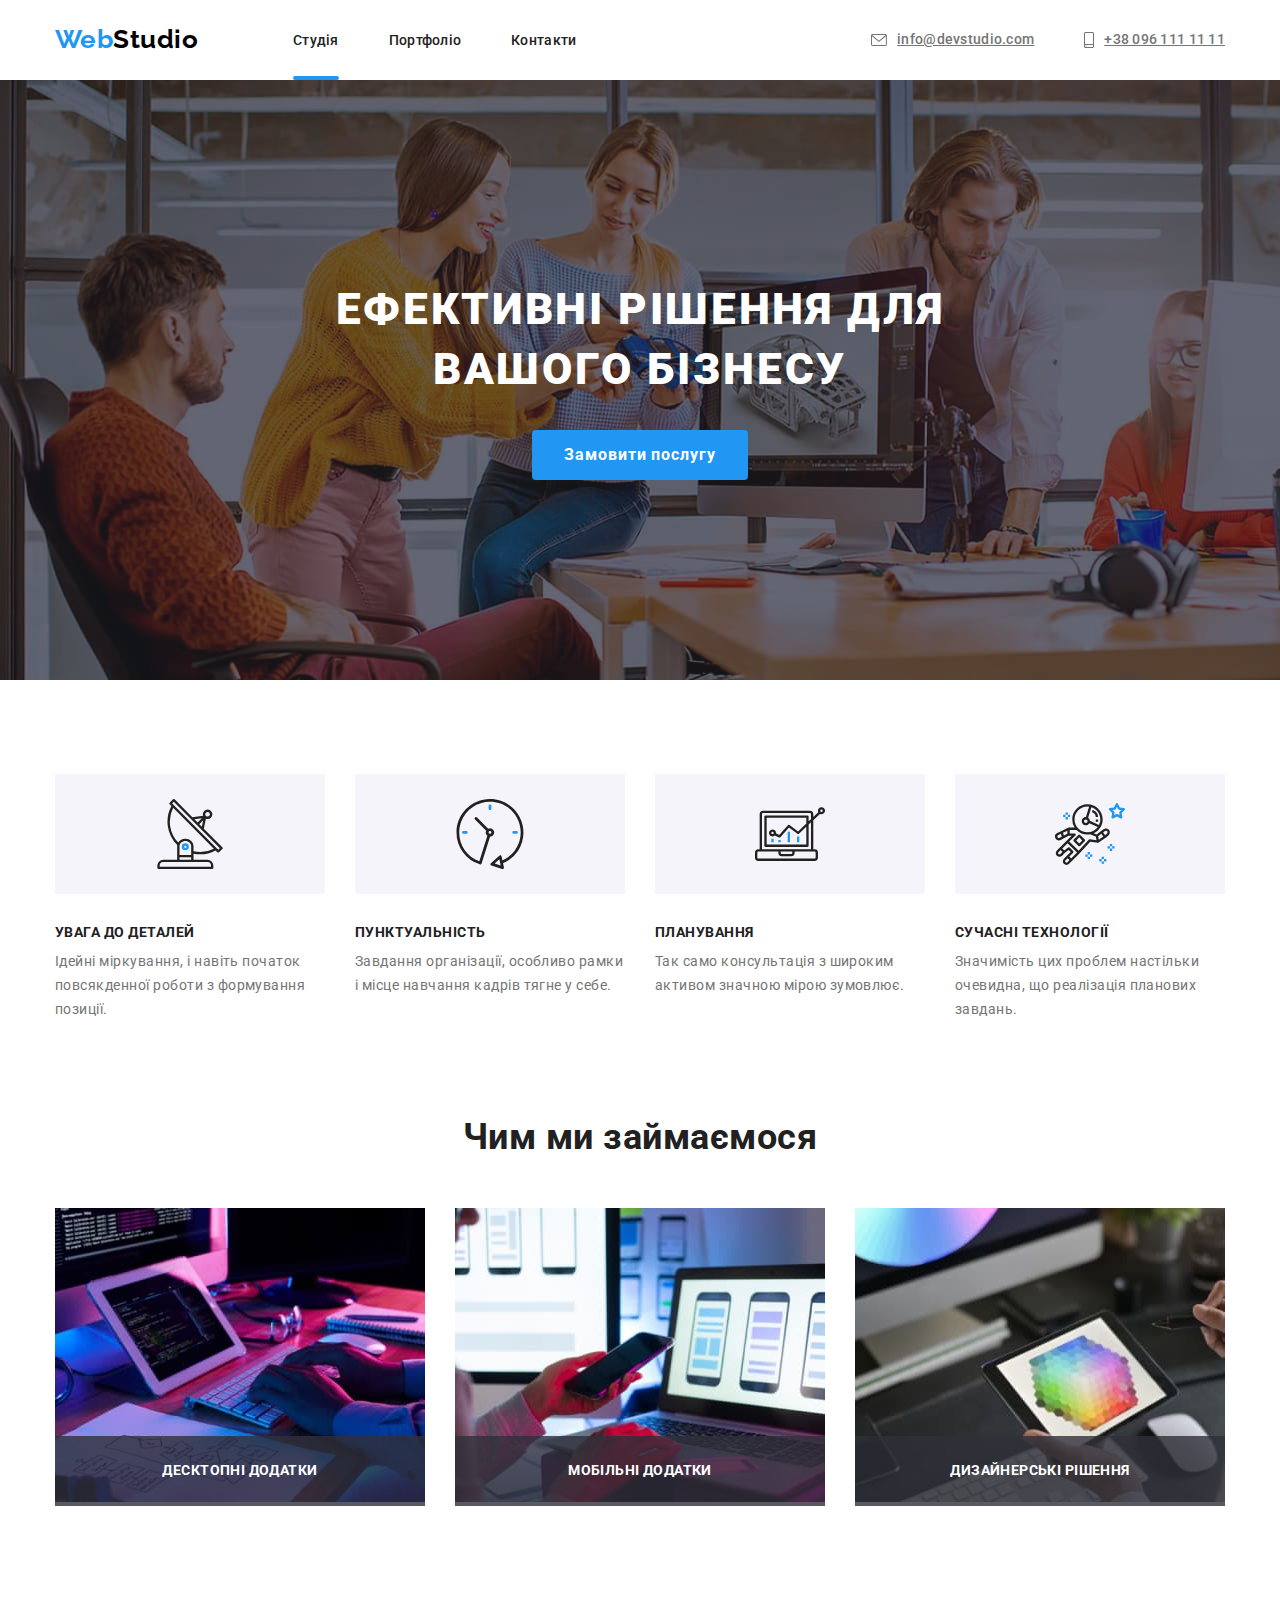
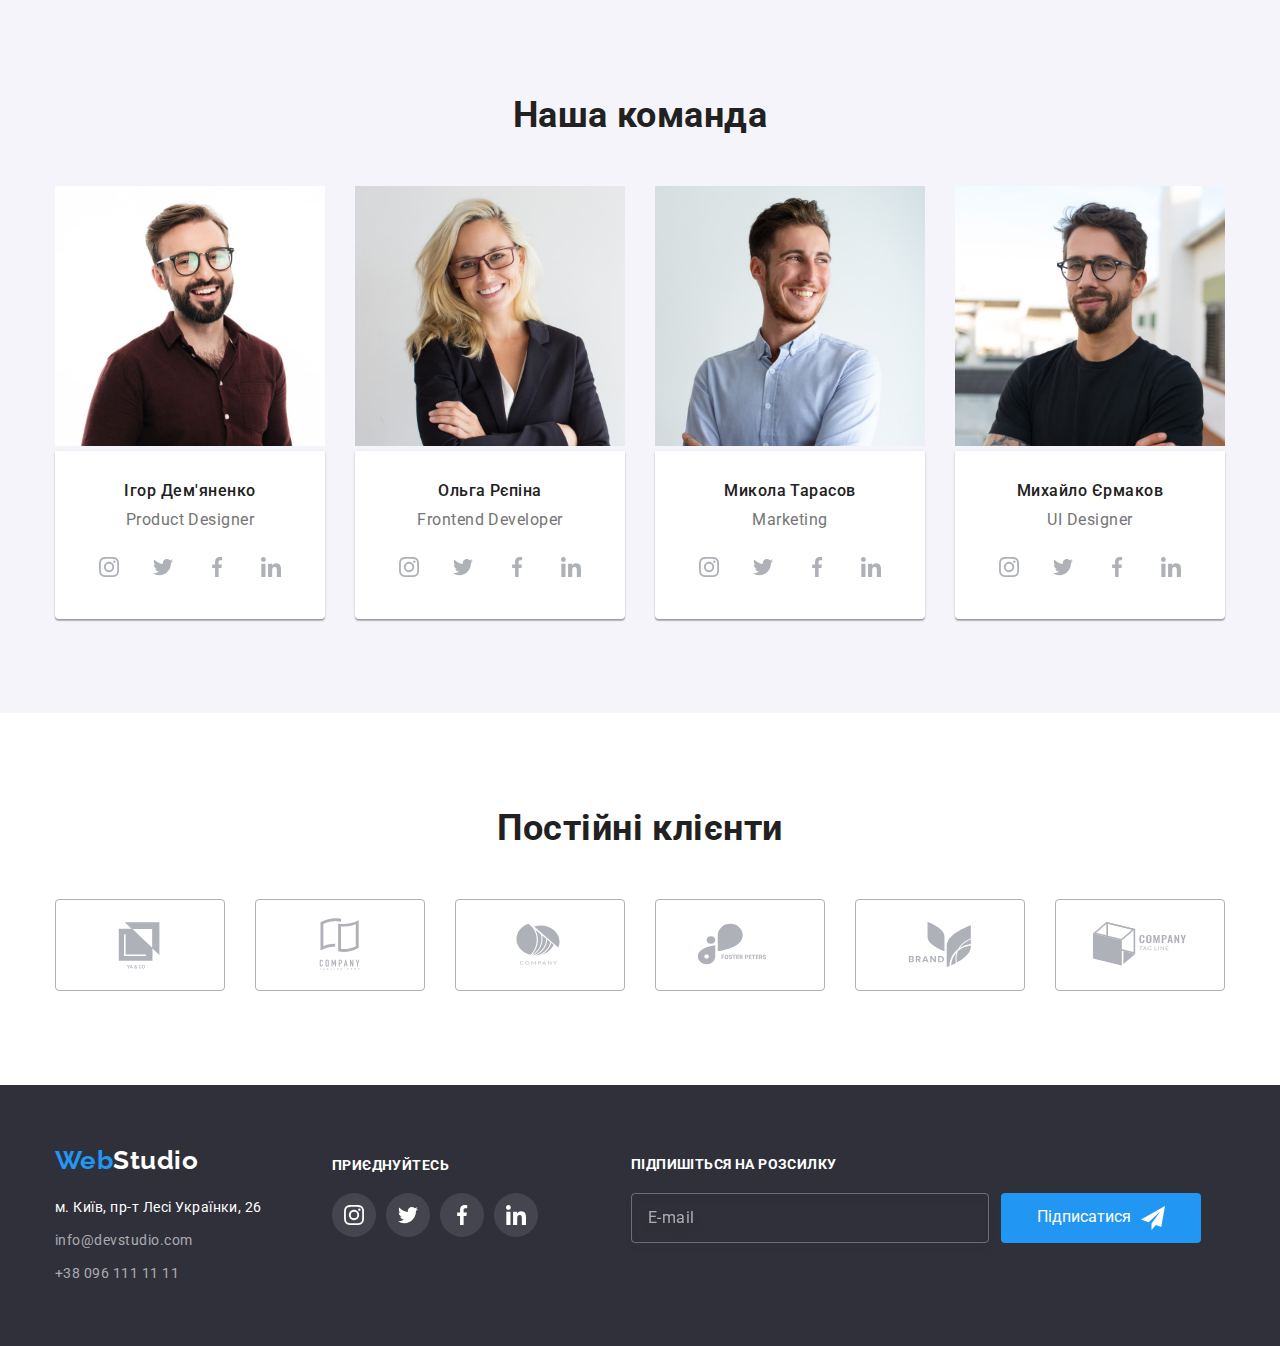
<file: index.html>
<!DOCTYPE html>
<html lang="uk">

<head>
    <meta charset="UTF-8" >    <meta name="viewport" content="width=device-width, initial-scale=1.0">
    <title>goit-markup-hw-07</title>
    <link rel="preconnect" href="https://fonts.googleapis.com">
    <link rel="preconnect" href="https://fonts.gstatic.com" crossorigin>
    <link href="https://fonts.googleapis.com/css2?family=Raleway:wght@700&family=Roboto:wght@400;500;700;900&display=swap"
        rel="stylesheet">
    <link rel="stylesheet" href="https://cdnjs.cloudflare.com/ajax/libs/modern-normalize/1.1.0/modern-normalize.min.css">
    <link rel="stylesheet" href="./css/main.min.css" />

</head>

<body>
    <!-- Шапка сайта -->
    <header class="header">
        <div class="container header__container">
            <nav class="header__nav">
                <p class="logo"> <span class="logo-item">Web</span>Studio</p>
                <ul class="header__list">
                    <li class="header__item"><a class="header__link header__nav-line" href="./index.html">Студія</a></li>
                    <li class="header__item"><a class="header__link" href="./portfolio.html">Портфоліо</a></li>
                    <li class="header__item"><a class="header__link" href="">Контакти </a></li>
                </ul>
            </nav>
            <ul class="header__contact">
                <li class="header__item">
                    <a class="header__contact-link header__contact-email" href="mailtoinfo@devstudio.com"><svg
                            class="header__contact-image" width="16" height="12">
                            <use href="./images/icons.svg#icon-envelope"></use>
                        </svg>info@devstudio.com</a>
                </li>
                <li class="header__item">
                    <a class="header__contact-link header__contact-telefon" href="tel:+380961111111"><svg
                            class="header__contact-image" width="10" height="16">
                            <use href="./images/icons.svg#icon-smartphone"></use>
                        </svg>+38 096 111 11 11</a>
                </li>
            </ul>
        </div>
    </header>
<!---->
    <main class="main">
        <!-- Герой -->
            <section class="hero">
                <div class="container hero__list">
                <h1 class="hero__title">Ефективні рішення для <br> вашого бізнесу</h1>
                <button class="button" type="button" data-modal-open>Замовити послугу</button>
                </div>
            </section>

        <!-- Преимущества -->
        
            <section class="characteristic">
                <div class="container characteristic__container">
                <h2 class="characteristic__visually-hidden">характеристики</h2>
            
                <ul class="characteristic__list">
                    <li class="characteristic__item">
                        <div class="characteristic__card">
                            <svg width="70" height="70">
                                <use href="./images/icons.svg#icon-antenna"></use>
                            </svg>
                        </div>
                        <h3 class="characteristics__card-titel">УВАГА ДО ДЕТАЛЕЙ</h3>
                        <p class="characteristics__card-text">
                            Ідейні міркування, і навіть початок повсякденної роботи з формування позиції.
                        </p>
            
                    </li>
                    <li class="characteristic__item">
                        <div class="characteristic__card">
                            <svg width="70" height="70">
                                <use href="./images/icons.svg#icon-clock"></use>
                            </svg>
                        </div>
                        <h3 class="characteristics__card-titel">ПУНКТУАЛЬНІСТЬ </h3>
                        <p class="characteristics__card-text">
                            Завдання організації, особливо рамки і місце навчання кадрів тягне у себе.
                        </p>
            
                    </li>
                    <li class="characteristic__item">
                        <div class="characteristic__card">
                            <svg width="70" height="70">
                                <use href="./images/icons.svg#icon-diagram"></use>
                            </svg>
                        </div>
                        <h3 class="characteristics__card-titel">ПЛАНУВАННЯ</h3>
                        <p class="characteristics__card-text">
                            Так само консультація з широким активом значною мірою зумовлює.
                        </p>
            
                    </li>
                    <li class="characteristic__item">
                        <div class="characteristic__card">
                            <svg width="70" height="70">
                                <use href="./images/icons.svg#icon-astronaut"></use>
                            </svg>
                        </div>
                        <h3 class="characteristics__card-titel">СУЧАСНІ ТЕХНОЛОГІЇ</h3>
                        <p class="characteristics__card-text">
                            Значимість цих проблем настільки очевидна, що реалізація планових завдань.
                        </p>
            
                    </li>
                </ul>
                </div>
            </section>
          
            <!-- Чим ми займаємося -->
            <section class="work">
                <div class="container work__conteiner">
                <h2 class="work__titel">Чим ми займаємося</h2>
                <ul class="work__list">
                    <li class="work__item">
                        <img class="work__image" src="./images/box1.jpg" alt="клавиатура" width="370">
                        <p class="work__name">Десктопні додатки</p>
                    </li>
                    <li class="work__item">
                        <img class="work__image" src="./images/box2.jpg" alt="телефон" width="370">
                        <p class="work__name">Мобільні додатки</p>
                    </li>
                    <li class="work__item">
                        <img class="work__image" src="./images/box3.jpg" alt="планшет" width="370">
                        <p class="work__name">Дизайнерські рішення</p>
                    </li>
                </ul>
             </div>

            </section>

        <!-- Наша команда -->
        
            <section class="team">
                <div class="container team-conteiner">
                <h2 class="team__title">Наша команда</h2>
                <ul class="team__list">
                    <li class="team__item">
                        <img src="./images/img1.jpg" alt="Ігор Дем'яненко" width="270" height="260">
                        <div class="team__card">
                        <h3 class="team__card-title">Ігор Дем'яненко</h3>
                        <p class="team__card-text">Product Designer</p>
                        <ul class="social">
                            <li class="social__item">
                                <a class="social__link link" href="">
                                    <svg class="social__icon" width="20px" height="20px">
                                        <use href="./images/icons.svg#icon-instagram"></use>
                                    </svg></a>
                            </li>
                    <li class="social__item">
                                <a class="social__link link" href="">
                                    <svg class="social__icon" width="20px" height="20px">
                                        <use href="./images/icons.svg#icon-twitter"></use>
                                    </svg> </a>
                            </li>
                    <li class="social__item">
                                <a class="social__link link" href="">
                                    <svg class="social__icon" wight="20px" height="20px">
                                        <use href="./images/icons.svg#icon-facebook"></use>
                                    </svg> </a>
                    </li>
                    <li class="social__item">
                                <a class="social__link link" href="">
                                    <svg class="social__icon" wight="20px" height="20px">
                                        <use href="./images/icons.svg#icon-linkedin"></use>
                                    </svg> </a>
                            </li>
                        </ul>
                        </div>
                        
                    </li>
                    <li class="team__item">
                        <img src="./images/img2.jpg" alt="Ольга Рєпіна" width="270" height="260">
                        <div class="team__card">
                        <h3 class="team__card-title">Ольга Рєпіна</h3>
                        <p class="team__card-text">Frontend Developer</p>
                        <ul class="social">
                            <li class="social__item">
                                <a class="social__link link" href="">
                                    <svg class="social__icon" width="20px" height="20px">
                                        <use href="./images/icons.svg#icon-instagram"></use>
                                    </svg></a>
                            </li>
                            <li class="social__item">
                                <a class="social__link link" href="">
                                    <svg class="social__icon" width="20" height="20">
                                        <use href="./images/icons.svg#icon-twitter"></use>
                                    </svg> </a>
                            </li>
                            <li class="social__item">
                                <a class="social__link link" href="">
                                    <svg class="social__icon" wight="20" height="20">
                                        <use href="./images/icons.svg#icon-facebook"></use>
                                    </svg> </a>
                            </li>
                            <li class="social__item">
                                <a class="social__link link" href="">
                                    <svg class="social__icon" wight="20" height="20">
                                        <use href="./images/icons.svg#icon-linkedin"></use>
                                    </svg> </a>
                            </li>
                        </ul>
                        </div>
                    </li>
                    <li class="team__item">
                        <img src="./images/img3.jpg" alt="Микола Тарасов" width="270" height="260">
                        <div class="team__card">
                        <h3 class="team__card-title">Микола Тарасов</h3>
                        <p class="team__card-text">Marketing</p>
                        <ul class="social">
                            <li class="social__item">
                                <a class="social__link link" href="">
                                    <svg class="social__icon" width="20px" height="20px">
                                        <use href="./images/icons.svg#icon-instagram"></use>
                                    </svg></a>
                            </li>
                            <li class="social__item">
                                <a class="social__link link" href="">
                                    <svg class="social__icon" width="20" height="20">
                                        <use href="./images/icons.svg#icon-twitter"></use>
                                    </svg> </a>
                            </li>
                            <li class="social__item">
                                <a class="social__link link" href="">
                                    <svg class="social__icon" wight="20" height="20">
                                        <use href="./images/icons.svg#icon-facebook"></use>
                                    </svg> </a>
                            </li>
                            <li class="social__item">
                                <a class="social__link link" href="">
                                    <svg class="social__icon" wight="20" height="20">
                                        <use href="./images/icons.svg#icon-linkedin"></use>
                                    </svg> </a>
                            </li>
                        </ul>
                        </div>
                    </li>
                    <li class="team___item">
                        <img src="./images/img4.jpg" alt="Михайло Єрмаков" width="270" height="260">
                        <div class="team__card">
                        <h3 class="team__card-title">Михайло Єрмаков</h3>
                        <p class="team__card-text">UI Designer</p>
                        <ul class="social">
                            <li class="social__item">
                                <a class="social__link link" href="">
                                    <svg class="social__icon" width="20px" height="20px">
                                        <use href="./images/icons.svg#icon-instagram"></use>
                                    </svg></a>
                            </li>
                            <li class="social__item">
                                <a class="social__link link" href="">
                                    <svg class="social__icon" width="20" height="20">
                                        <use href="./images/icons.svg#icon-twitter"></use>
                                    </svg> </a>
                            </li>
                            <li class="social__item">
                                <a class="social__link link" href="">
                                    <svg class="social__icon" wight="20" height="20">
                                        <use href="./images/icons.svg#icon-facebook"></use>
                                    </svg> </a>
                            </li>
                            <li class="social__item">
                                <a class="social__link link" href="">
                                    <svg class="social__icon" wight="20" height="20">
                                        <use href="./images/icons.svg#icon-linkedin"></use>
                                    </svg> </a>
                            </li>
                        </ul>
                        </div>
                    </li>
                </ul>
            </div>
            </section>
<!-- -------------------Постійні клієнти------------------------------------- -->
            <section class="client">
                <div class="container client__conteiner">
                    <h2 class="client__titel">Постійні клієнти</h2>
                    <ul class="client__list">
                        <li class="client__item">
                            <a class="client__link" href=""> 
                                <svg class="client__icon" width="106" height="60">
                                <use href="./images/icons.svg#icon-ya-co"></use>
                                </svg>
                            </a>
                        </li>
                        <li class="client__item">
                            <a class="client__link" href=""> 
                                <svg class="client__icon" width="106" height="60">
                                <use href="./images/icons.svg#icon-company-tagline-here"></use>
                                </svg>
                            </a>
                        </li>
                        <li class="client__item">
                            <a class="client__link" href=""> 
                                <svg class="client__icon" width="106" height="60">
                                <use href="./images/icons.svg#icon-company"></use>
                                </svg>
                            </a>
                        </li>
                        <li class="client__item">
                            <a class="client__link" href=""> 
                                <svg class="client__icon" width="106" height="60">
                                <use href="./images/icons.svg#icon-foster-peters"></use>
                            </svg>
                        </a>
                        </li>
                        <li class="client__item">
                            <a class="client__link" href="">
                                <svg class="client__icon" width="106" height="60">
                                <use href="./images/icons.svg#icon-brand"></use>
                            </svg>
                        </a>
                        </li>
                        <li class="client__item">
                            <a class="client__link" href=""> 
                                <svg class="client__icon" width="106" height="60">
                                <use href="./images/icons.svg#icon-company-tag-line"></use>
                                </svg>
                            </a>
                        </li>
                    </ul>
                </div>
                
            </section>
    </main>

    <!-- Футер -->
    
    <footer class="footer">
        <div class="container footer-blok">
            <div>
            <a href="#" class="logo-footer"><span class="logo-item">Web</span>Studio</a>
            <address class="address">
                м. Київ, пр-т Лесі Українки, 26 
                <a class="footer-contact" href="malito:info@devstudio.com">info@devstudio.com</a> 
                <a class="footer-contact" href="tel:+380961111111">+38 096 111 11 11</a>
            </address>
            </div>
            <div class="online">
                <p class="online-titel">приєднуйтесь</p>
                <ul class="online-list">
                    <li class="online-item-list"> 
                        <a class="online-item" href="">
                            <svg class="online-icon" width="20" height="20">
                            <use href="./images/icons.svg#icon-instagram"></use>
                            </svg>
                        </a>
                    </li>
                    <li class="online-item-list">
                        <a class="online-item" href="">
                            <svg class="online-icon" width="20" height="20">
                            <use href="./images/icons.svg#icon-twitter"></use>
                            </svg>
                        </a>
                    </li>
                    <li class="online-item-list">
                        <a class="online-item" href="">
                            <svg class="online-icon" width="20" height="20">
                            <use href="./images/icons.svg#icon-facebook"></use>
                            </svg>
                        </a>
                    </li>
                    <li class="online-item-list">
                        <a class="online-item" href="">
                            <svg class="online-icon" width="20" height="20">
                            <use href="./images/icons.svg#icon-linkedin"></use>
                            </svg>
                        </a>
                    </li>
                </ul>
            </div>
            <div>
                <form>
                <div class="footer-telegram">
                    <label for=""
                     class="input-title">Підпишіться на розсилку</label>
                     <div class="footer-input-list">
                    <input 
                    type="text" 
                    placeholder="E-mail"
                    class="footer-input"
                    name="footer-email">
                    <button type="submit"
                    class="imput-button">Підписатися 
                    <svg class="imput-knopka" width="24" height="24">
                        <use href="./images/icons.svg#icon-telegram"></use>
                    </svg></button>
                    </div>
                </div>
                </form>
            </div>
        </div>
    </footer>
    <div class="backdrop is-hidden" data-modal>
        <div class="modal">
            <button type="button" class="modal-close" data-modal-close>
                <svg class="knopka" width="11" height="11">
                    <use href="./images/icons.svg#icon-knopka"></use>
                </svg>
            </button>
            <div class="modal-list">
                <p class="modal-title">Залиште свої дані, ми вам передзвонимо</p>
                <form class="modal-form">
                    <label for="user-name" class="input-text-name">Ім'я</label>
                    <div class="input-wrap">
                        <input type="text"
                        class="modal-input"
                        id="user-name"
                        name="user-name">
                        <svg class="input-icon"  width="18" height="18">
                            <use  href="./images/icons.svg#icon-person"></use>
                        </svg>
                    </div> 
                   
                    <label for="input-phone" class="input-text-name">Телефон</label>
                    <div class="input-wrap">
                        <input 
                        type="text" 
                        class="modal-input"
                        id="input-phone"
                        name="input-phone"
                        >
                        <svg class="input-icon"  width="18" height="18">
                            <use href="./images/icons.svg#icon-phone"></use>
                        </svg>
                    </div>
                    <label for="input-email" class="input-text-name">Пошта</label>
                    <div class="input-wrap">
                    <input
                    name="input-email"
                    type="text" 
                    class="modal-input"
                    id="input-email">
                    <svg class="input-icon"  width="18" height="18">
                        <use href="./images/icons.svg#icon-email"></use>
                    </svg>
                    </div class="input-checkbox">
                    <label 
                    for="modal-coment"
                    class="input-text-name">
                    Коментар
                    </label>
                    <textarea 
                    name="modal-coment" 
                    id="modal-coment" 
                    class="modal-coments" 
                    placeholder="Введіть текст"></textarea>
                    <div class="modal-input-list">
                        <input
                         class="modal-check hide" 
                         type="checkbox" 
                         name="policy" 
                         id="policy">
                        <label 
                        for="policy" 
                        class="check-text">
                            <span>
                            <svg class="check-icon" width="16" height="15">
                                <use href="./images/icons.svg#icon-Vector"></use>
                            </svg>
                            </span>
                            Погоджуюся з розсилкою та приймаю 
                        <a href="#" class="modal-check-text">Умови договору</a>
                    </label>
                    </div>
                    <div class="modal-button-list">
                    <button type="submit" class="modal-button">Відправити</button>
                    </div>
                </form>
                
            </div>
        </div>
    </div>
    <script src="./js/modal.js"></script>

</body>

</html>
</file>
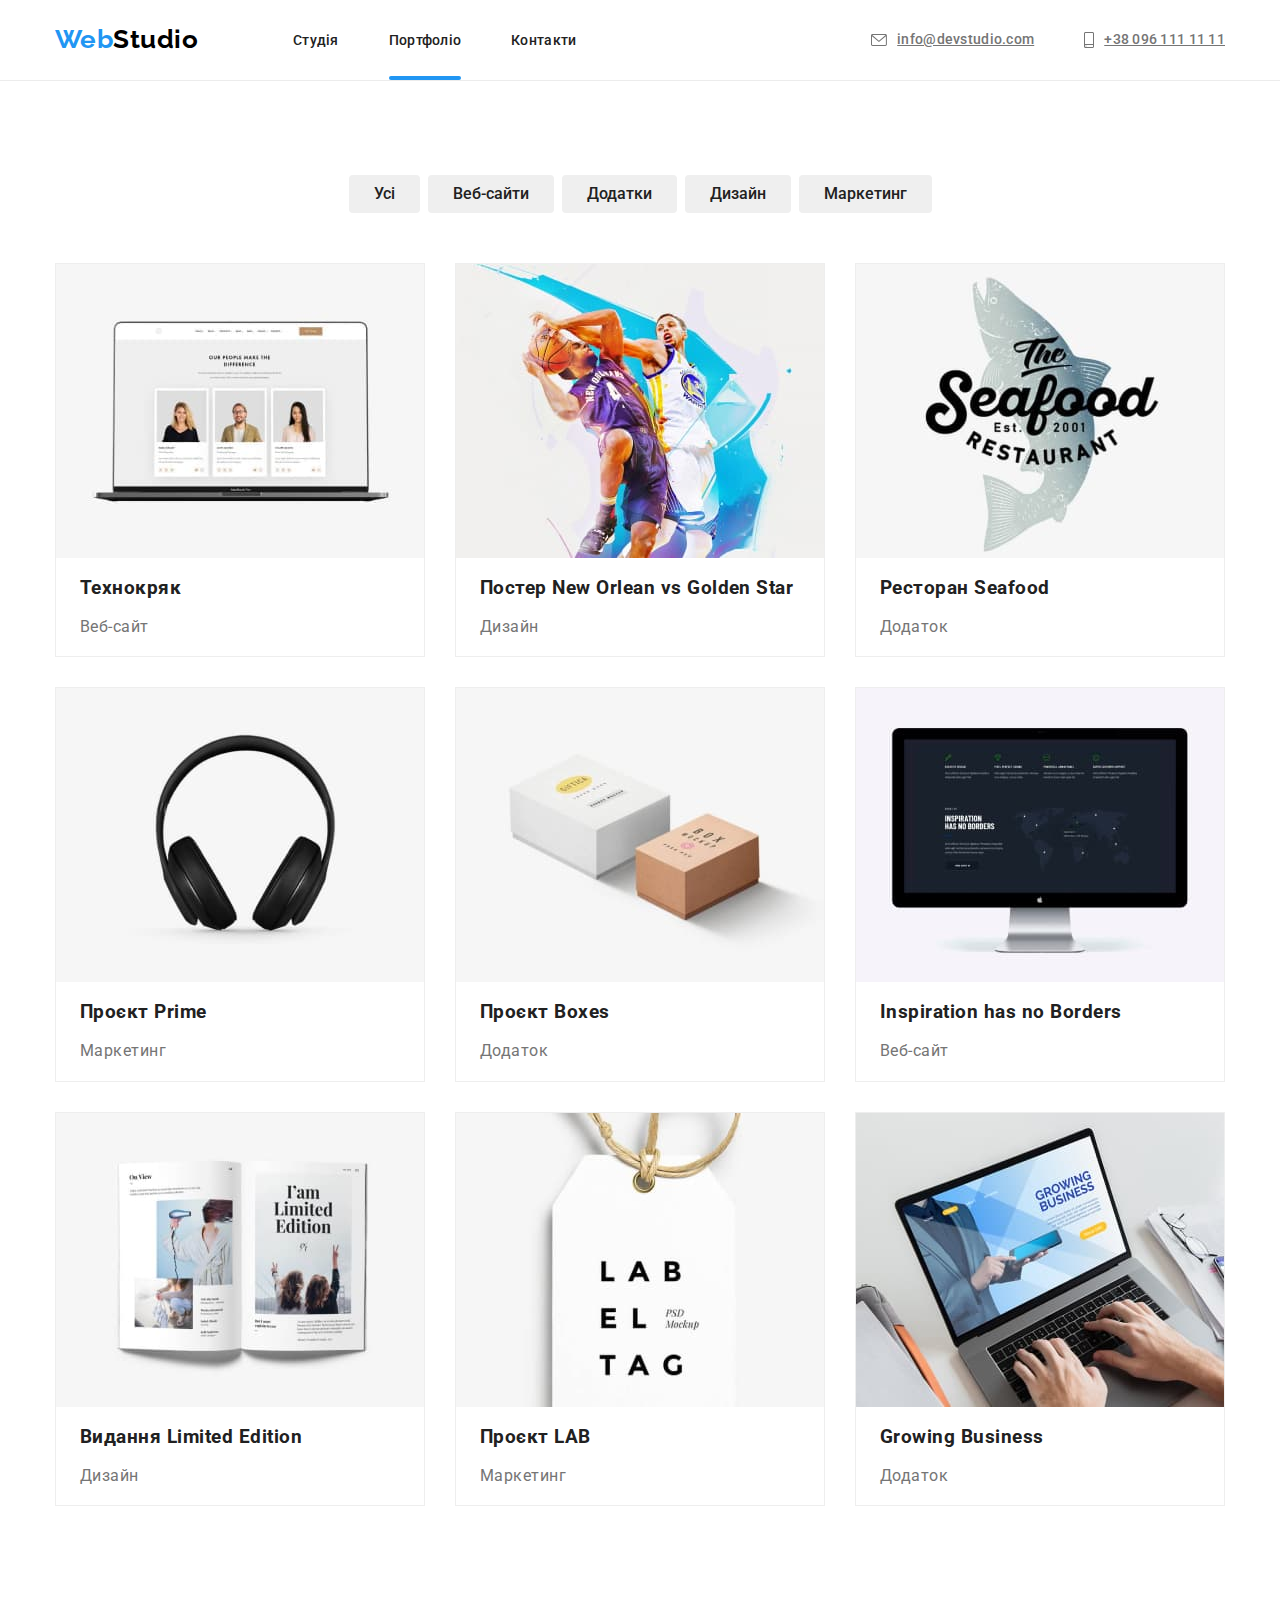
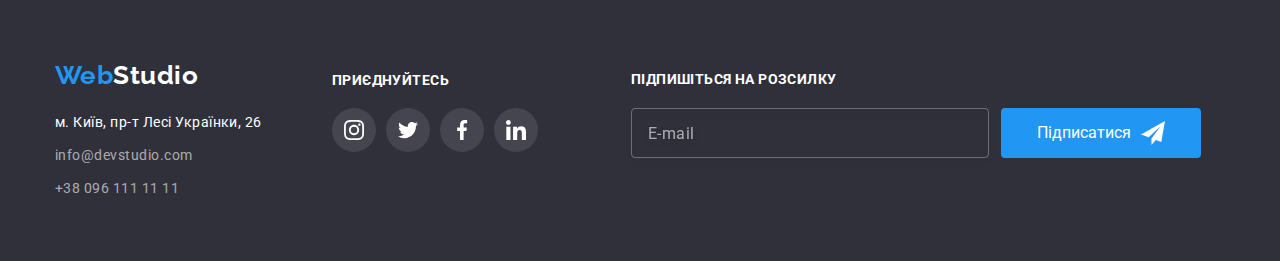
<file: portfolio.html>
<!DOCTYPE html>
<html lang="uk">

<head>
    <meta charset="UTF-8">
    <meta name="viewport" content="width=device-width, initial-scale=1.0">
    <title>goit-markup-hw-07</title>
    <link rel="preconnect" href="https://fonts.googleapis.com">
    <link rel="preconnect" href="https://fonts.gstatic.com" crossorigin>
    <link href="https://fonts.googleapis.com/css2?family=Raleway:wght@700&family=Roboto:wght@400;500;700;900&display=swap"
        rel="stylesheet">
    <link rel="stylesheet" href="https://cdnjs.cloudflare.com/ajax/libs/modern-normalize/1.1.0/modern-normalize.min.css">
    <link rel="stylesheet" href="./css/main.min.css" />

</head>

<body>
    <!-- Шапка сайта -->
    <header class="header header__portfolio">
        <div class="container header__container">
            <nav class="header__nav">
                <p class="logo"> <span class="logo-item">Web</span>Studio</p>
                <ul class="header__list">
                    <li class="header__item"><a class="header__link" href="./index.html">Студія</a></li>
                    <li class="header__item"><a class="header__link header__nav-line" href="./portfolio.html">Портфоліо</a></li>
                    <li class="header__item"><a class="header__link" href="">Контакти </a></li>
                </ul>
            </nav>
            <ul class="header__contact">
                <li class="header__item">
                    <a class="header__contact-link header__contact-email" href="mailtoinfo@devstudio.com"><svg
                            class="header__contact-image" width="16" height="12">
                            <use href="./images/icons.svg#icon-envelope"></use>
                        </svg>info@devstudio.com</a></li>
                <li class="header__item">
                    <a class="header__contact-link header__contact-telefon" href="tel:+380961111111"><svg class="header__contact-image"
                            width="10" height="16">
                            <use href="./images/icons.svg#icon-smartphone"></use>
                        </svg>+38 096 111 11 11</a>
                </li>
            </ul>
        </div>
    </header>
    <!---->
    <main>
        <!-- Герой -->
        
        <section class="portfolio">
            <div class="container portfolio__container">
            <ul class="button-nav">
                <li class="button-nav__item"> <button class="button-nav__set" type="button">Усі</button></li>
                <li class="button-nav__item"> <button class="button-nav__set" type="button">Веб-сайти</button></li>
                <li class="button-nav__item"> <button class="button-nav__set" type="button">Додатки</button></li>
                <li class="button-nav__item"> <button class="button-nav__set" type="button">Дизайн</button></li>
                <li class="button-nav__item"> <button class="button-nav__set" type="button">Маркетинг</button></li>
            </ul>
            <ul class="portfolio-list">
                <li class="portfolio-list__card">
                    <div class="portfolio-card">
                    <img src="./images/imgweb.jpg" width="370" height="294" alt="">
                    <p class="portfolio-card__text">
                        Ресурс пропонує комплексні пропозиції з різним рівнем функціоналу та сервісів. Все це дозволить відвідувачу отримати
                        вичерпні відомості про компанію чи приватну особу.
                    </p>
                    </div>
                    <div class="portfolio-card__name">
                    <h3 class="portfolio-card__titel">Технокряк</h3>
                    <p class="portfolio-card__name-work">
                        Веб-сайт
                    </p>
                    </div>
                </li>
                <li class="portfolio-list__card">
                    <div class="portfolio-card">
                    <img src="./images/imgdizain.jpg" width="370" height="294" alt="">
                    <p class="portfolio-card__text">
                        Ресурс пропонує комплексні пропозиції з різним рівнем функціоналу та сервісів. Все це дозволить відвідувачу отримати
                        вичерпні відомості про компанію чи приватну особу.
                    </p>
                    </div>
                    <div class="portfolio-card__name">  
                    <h3 class="portfolio-card__titel">Постер New Orlean vs Golden Star</h3>
                    <p class="portfolio-card__name-work">
                        Дизайн
                  </p>
                  </div>
                </li>
                <li class="portfolio-list__card">
                    <div class="portfolio-card">
                    <img src="./images/imgdodatok.jpg" width="370" height="294" alt="">
                    <p class="portfolio-card__text">
                        Ресурс пропонує комплексні пропозиції з різним рівнем функціоналу та сервісів. Все це дозволить відвідувачу отримати
                        вичерпні відомості про компанію чи приватну особу.
                    </p>
                    </div>
                    <div class="portfolio-card__name"> 
                    <h3 class="portfolio-card__titel">Ресторан Seafood</h3>
                    <p class="portfolio-card__name-work">
                        Додаток
                    </p>
                    </div>
                </li>
                <li class="portfolio-list__card">
                    <div class="portfolio-card">
                    <img src="./images/imgmarketing.jpg" width="370" height="294" alt="">
                    <p class="portfolio-card__text">
                        Ресурс пропонує комплексні пропозиції з різним рівнем функціоналу та сервісів. Все це дозволить відвідувачу отримати
                        вичерпні відомості про компанію чи приватну особу.
                    </p>
                    </div>
                    <div class="portfolio-card__name"> 
                    <h3 class="portfolio-card__titel">Проєкт Prime</h3>
                    <p class="portfolio-card__name-work">
                        Маркетинг
                    </p>
                    </div>
                </li>
                <li class="portfolio-list__card">
                    <div class="portfolio-card">
                    <img src="./images/imgbox.jpg" width="370" height="294" alt="">
                    <p class="portfolio-card__text">
                        Ресурс пропонує комплексні пропозиції з різним рівнем функціоналу та сервісів. Все це дозволить відвідувачу отримати
                        вичерпні відомості про компанію чи приватну особу.
                    </p>
                    </div>
                    <div class="portfolio-card__name"> 
                    <h3 class="portfolio-card__titel">Проєкт Boxes</h3>
                    <p class="portfolio-card__name-work">
                        Додаток
                    </p>
                    </div>
                </li>
                <li class="portfolio-list__card">
                    <div class="portfolio-card">
                    <img src="./images/imgwebsait.jpg" width="370" height="294" alt="">
                    <p class="portfolio-card__text">
                        Ресурс пропонує комплексні пропозиції з різним рівнем функціоналу та сервісів. Все це дозволить відвідувачу отримати
                        вичерпні відомості про компанію чи приватну особу.
                    </p>
                    </div>
                    <div class="portfolio-card__name"> 
                    <h3 class="portfolio-card__titel">Inspiration has no Borders</h3>
                    <p class="portfolio-card__name-work">
                        Веб-сайт
                    </p>
                    </div>
                </li>
                <li class="portfolio-list__card">
                    <div class="portfolio-card">
                    <img src="./images/imglimited.jpg" width="370" height="294" alt="">
                    <p class="portfolio-card__text">
                        Ресурс пропонує комплексні пропозиції з різним рівнем функціоналу та сервісів. Все це дозволить відвідувачу отримати
                        вичерпні відомості про компанію чи приватну особу.
                    </p>
                    </div>
                    <div class="portfolio-card__name"> 
                    <h3 class="portfolio-card__titel">Видання Limited Edition</h3>
                    <p class="portfolio-card__name-work">
                        Дизайн
                    </p>
                    </div>
                </li>
                <li class="portfolio-list__card">
                    <div class="portfolio-card"> 
                    <img src="./images/imglab.jpg" width="370" height="294" alt="">
                    <p class="portfolio-card__text">
                        Ресурс пропонує комплексні пропозиції з різним рівнем функціоналу та сервісів. Все це дозволить відвідувачу отримати
                        вичерпні відомості про компанію чи приватну особу.
                    </p>
                    </div>                    
                    <div class="portfolio-card__name">
                    <h3 class="portfolio-card__titel">Проєкт LAB</h3>
                    <p class="portfolio-card__name-work">
                        Маркетинг
                    </p>
                    </div>
                </li>
                <li class="portfolio-list__card">
                    <div class="portfolio-card">
                    <img src="./images/imggrowing.jpg" width="370" height="294" alt="">
                    <p class="portfolio-card__text">
                        Ресурс пропонує комплексні пропозиції з різним рівнем функціоналу та сервісів. Все це дозволить відвідувачу отримати
                        вичерпні відомості про компанію чи приватну особу.
                    </p>
                    </div>
                    <div class="portfolio-card__name">
                    <h3 class="portfolio-card__titel">Growing Business</h3>
                    <p class="portfolio-card__name-work">
                        Додаток
                    </p>
                    </div>
                </li>
            </ul>
            </div>
        </section>
    </main>

    <!-- Футер -->
<footer class="footer">
    <div class="container footer-blok">
        <div>
            <a href="#" class="logo-footer"><span class="logo-item">Web</span>Studio</a>
            <address class="address">
                м. Київ, пр-т Лесі Українки, 26
                <a class="footer-contact" href="malito:info@devstudio.com">info@devstudio.com</a>
                <a class="footer-contact" href="tel:+380961111111">+38 096 111 11 11</a>
            </address>
        </div>
        <div class="online">
            <p class="online-titel">приєднуйтесь</p>
            <ul class="online-list">
                <li class="online-item-list">
                    <a class="online-item" href="">
                        <svg class="online-icon" width="20" height="20">
                            <use href="./images/icons.svg#icon-instagram"></use>
                        </svg>
                    </a>
                </li>
                <li class="online-item-list">
                    <a class="online-item" href="">
                        <svg class="online-icon" width="20" height="20">
                            <use href="./images/icons.svg#icon-twitter"></use>
                        </svg>
                    </a>
                </li>
                <li class="online-item-list">
                    <a class="online-item" href="">
                        <svg class="online-icon" width="20" height="20">
                            <use href="./images/icons.svg#icon-facebook"></use>
                        </svg>
                    </a>
                </li>
                <li class="online-item-list">
                    <a class="online-item" href="">
                        <svg class="online-icon" width="20" height="20">
                            <use href="./images/icons.svg#icon-linkedin"></use>
                        </svg>
                    </a>
                </li>
            </ul>
        </div>
        <div>
            <form>
                <div class="footer-telegram">
                    <label for="" class="input-title">Підпишіться на розсилку</label>
                    <div class="footer-input-list">
                        <input 
                        type="text" 
                        placeholder="E-mail" 
                        class="footer-input"
                        name="footer-email">
                        <button type="submit" class="imput-button">Підписатися
                            <svg class="imput-knopka" width="24" height="24">
                                <use href="./images/icons.svg#icon-telegram"></use>
                            </svg></button>
                    </div>
                </div>
            </form>
        </div>
    </div>
</footer>
</body>

</html>
</file>
<file: css/main.min.css>
:root{--titel-text-color: #757575;--first-title-color: #212121;--logo-item-color: #2196F3;--logo-color: #000000;--first-color: #ffffff;--primary-text-color: #757575;--footer-bcg: #2F303A;--text-color: #F3F5F4FA;--transition-cubic: 250ms cubic-bezier(0.4, 0, 0.2, 1)}.client__titel,.team__title,.work__titel{font-weight:700;font-size:36px;line-height:1.1666;text-align:center;color:var(--first-title-color);text-align:center}h1,h2,h3,p,ul{margin:0px}ul{list-style:none}.hide{border:0;clip:rect(1px, 1px, 1px, 1px);-webkit-clip-path:inset(50%);clip-path:inset(50%);height:1px;margin:-1px;overflow:hidden;padding:0;position:absolute;width:1px;word-wrap:normal !important}html{box-sizing:border-box}*,*::before,*::after{box-sizing:inherit}body{margin:0;font-family:roboto,sans-serif;color:var(--primary-text-color);letter-spacing:.03em;background:var(--first-color)}.container{width:1200px;margin-left:auto;margin-right:auto;padding-left:15px;padding-right:15px}.header__container{display:flex;align-items:center}.header__nav{display:flex}.header__list{display:flex;margin-left:93px;padding-left:0px;gap:50px;align-items:center}.header__list .header__nav-line::after{content:"";position:absolute;bottom:0;left:0;width:100%;height:4px;background-color:var(--logo-item-color);border-radius:2px}.header__link{display:flex;border:none;font-weight:500;font-size:14px;line-height:1.1428;letter-spacing:.02em;text-decoration:none;color:var(--first-title-color)}.header__link:hover,.header__link:focus{color:var(--logo-item-color);transition:color var(--transition-cubic)}.header__item{position:relative;padding-top:32px;padding-bottom:32px;display:flex;align-items:center}.header__contact{margin-left:auto;padding-left:0px;display:flex;align-items:center;gap:50px}.header__contact-link{font-style:normal;font-weight:500;font-size:14px;line-height:1.14;letter-spacing:.02em;display:flex;align-items:center;gap:10px;color:var(--titel-text-color)}.header__contact-link:hover,.header__contact-link:focus{color:var(--logo-item-color);transition:color var(--transition-cubic)}.header__contact-image{fill:#757575}.header__contact-link:hover .header__contact-image,.header__contact-link:focus .header__contact-image{fill:var(--logo-item-color)}.hero{max-width:1600px;height:600px;box-sizing:border-box;margin:0 auto;padding-top:200px;padding-bottom:200px;height:600px;background-image:linear-gradient(rgba(47, 48, 58, 0.4), rgba(47, 48, 58, 0.4)),url(../images/image-bg.jpg);background-repeat:no-repeat}.hero__title{max-width:696px;height:120px;margin:0 auto;margin-bottom:30px;font-weight:900;font-size:44px;line-height:1.3636;letter-spacing:.06em;text-transform:uppercase;color:var(--first-color)}.hero__list{text-align:center}.button{display:inline-block;min-width:216px;height:50px;color:var(--first-color);background-color:var(--logo-item-color);font-family:inherit;font-style:normal;font-weight:700;font-size:16px;line-height:1.88;letter-spacing:.06em;cursor:pointer;border-radius:4px;border:none}.characteristic__visually-hidden{position:absolute;width:1px;height:1px;margin:-1px;border:0;padding:0;white-space:nowrap;-webkit-clip-path:inset(100%);clip-path:inset(100%);clip:rect(0 0 0 0);overflow:hidden}.characteristic__list{padding-left:0px;display:flex;gap:30px;list-style:none;flex-basis:calc((100% - 90px)/4)}.characteristic__item{width:270px}.characteristic__card{width:270px;height:120px;display:flex;align-items:center;justify-content:center;margin-bottom:30px;background-color:#f5f4fa}.characteristics__card-titel{margin-bottom:10px;font-weight:700;font-size:14px;line-height:1.1428;text-transform:uppercase;color:var(--first-title-color)}.characteristics__card-text{font-size:14px;line-height:1.7142}.characteristic{display:flex;padding-top:94px;padding-bottom:94px;flex-wrap:wrap;gap:10px;background-color:var(--first-color)}.characteristic__container{display:flex;gap:30px}.logo{padding-top:24px;padding-bottom:25px;width:145px;font-family:"Raleway";font-weight:700;font-size:26px;line-height:1.1923076923;color:var(--logo-color)}.logo-footer{font-family:"Raleway";font-weight:700;font-size:26px;line-height:1.1923;color:var(--first-color);text-decoration:none;width:145px;height:31px}.logo-item{font-family:"Raleway";color:var(--logo-item-color)}.work__titel{margin-bottom:50px}.work__list{display:flex;padding-left:0;gap:30px}.work__item{position:relative}.work__name{display:flex;position:absolute;font-weight:700;font-size:14px;line-height:1.14;text-align:center;letter-spacing:.03em;text-transform:uppercase;color:#fff;bottom:0;left:0;width:370px;height:70px;background-color:rgba(47,48,58,.8);align-items:center;justify-content:center}.work{display:flex;padding-bottom:94px;flex-wrap:wrap;gap:10px;background-color:var(--first-color)}.team{background-color:#f5f4fa;padding-top:94px;padding-bottom:94px}.team__title{margin-bottom:50px}.team__list{display:flex;padding-left:0;gap:30px}.team__card{padding-top:30px;padding-bottom:30px;background:#fff;box-shadow:0px 1px 3px rgba(0,0,0,.12),0px 1px 1px rgba(0,0,0,.14),0px 2px 1px rgba(0,0,0,.2);border-radius:0px 0px 4px 4px}.team__card-title{margin-bottom:10px;color:var(--first-title-color);text-align:center;font-weight:500;font-size:16px;line-height:1.1875}.team__card-text{font-size:16px;line-height:1.1875;text-align:center;margin-bottom:16px}.social{display:flex;gap:10px;justify-content:center;padding-left:0px;transition:fill 250ms,background-color 250ms}.social__item{width:44px;height:44px;border-radius:50%;transition:background-color 250ms}.social__link{width:100%;height:100%;background-color:var(--first-color);border-radius:50%;display:flex;align-items:center;justify-content:center;transition:background-color var(--transition-cubic)}.social__link:hover,.social__link:focus{background-color:var(--logo-item-color)}.social__icon{fill:#afb1b8;width:20px;transition:fill var(--transition-cubic)}.social__item :hover .social__icon{fill:var(--first-color)}.social__item :focus .social__icon{fill:var(--first-color)}.client__titel{margin-bottom:50px;padding-top:94px}.client__list{display:flex;justify-content:center;gap:30px;padding-left:0px;padding-bottom:94px}.client__link{display:flex;align-items:center;justify-content:center;width:170px;height:92px;border:1px solid #afb1b8;border-radius:4px}li>.client__link:hover,li>.client__link:focus{border:1px solid var(--logo-item-color);transition:border var(--transition-cubic)}.client__icon{fill:#afb1b8;transition:fill var(--transition-cubic)}.client__item :hover .client__icon{fill:var(--logo-item-color)}.client__item :focus .client__icon{fill:var(--logo-item-color)}.client__icon:focus{fill:var(--logo-item-color);transition:fill var(--transition-cubic)}.client__item:hover{background-color:var(--first-color)}.footer{padding-top:60px;padding-bottom:60px;background-color:var(--footer-bcg);box-sizing:border-box}.footer-blok{display:flex}.address{display:block;margin-top:20px;font-family:"Roboto";font-style:normal;font-size:14px;line-height:1.7142;color:var(--first-color)}.footer-contact{display:block;margin-top:9px;font-size:14px;line-height:1.7142;color:rgba(255,255,255,.6);text-decoration:none}.online{max-width:206px;margin-left:70px;padding-top:12px}.online-titel{font-family:"Roboto";font-style:normal;font-weight:700;font-size:14px;line-height:16px;letter-spacing:.03em;text-transform:uppercase;color:#fff}.online-list{display:flex;width:206px;height:44px;padding-left:0px;margin-top:20px;gap:10px;justify-content:center}.online-item{display:flex;align-items:center;justify-content:center;width:44px;height:44px;background-color:#fff;border-radius:50%;background-color:rgba(255,255,255,.1019607843);transition:background-color 250ms cubic-bezier(0.4, 0, 0.2, 1)}.online-item:hover,.online-item:focus{background-color:var(--logo-item-color)}.online-item-list{transition-duration:3000ms}.online-icon{fill:var(--first-color)}.footer-telegram{position:absolute;margin-left:93px;justify-content:center;padding-top:12px}.footer-input{border:1px solid rgba(255,255,255,.3);filter:drop-shadow(0px 4px 4px rgba(0, 0, 0, 0.15));border-radius:4px;height:50px;width:358px;background-color:rgba(0,0,0,0);padding:0px 0px 0px 16px;align-items:center;letter-spacing:.03em;transform:border-color var(--transition-cubic);color:rgba(255,255,255,.6)}.footer-input::-moz-placeholder{font-weight:400;font-size:16px;line-height:1.25;display:flex;align-items:center;letter-spacing:.03em;color:rgba(255,255,255,.6)}.footer-input:-ms-input-placeholder{font-weight:400;font-size:16px;line-height:1.25;display:flex;align-items:center;letter-spacing:.03em;color:rgba(255,255,255,.6)}.footer-input::placeholder{font-weight:400;font-size:16px;line-height:1.25;display:flex;align-items:center;letter-spacing:.03em;color:rgba(255,255,255,.6)}.footer-input:focus{outline:var(--logo-item-color);transition:var(--transition-cubic)}.footer-input:hover{border-color:var(--logo-item-color);transition:var(--transition-cubic)}.input-title{display:block;font-weight:700;font-size:14px;line-height:1.14;letter-spacing:.03em;text-transform:uppercase;margin-bottom:20px;color:#fff}.footer-input-list{display:flex;align-items:center;height:50px}.imput-button{display:flex;align-items:center;justify-content:center;height:50px;width:200px;background:var(--logo-item-color);color:var(--first-color);border-radius:4px;margin-left:12px;padding:0px;border:none}.imput-button:focus,.imput-button:hover{background-color:#188ce8}.imput-knopka{fill:var(--first-color);margin-left:5%}.portfolio{padding-top:94px;padding-bottom:94px}.header__portfolio{border-bottom:1px solid #ececec}.button-nav__set{padding:6px 25px 6px 25px;display:inline-block;font-family:inherit;font-weight:500;font-size:16px;line-height:1.62;text-align:center;color:var(--first-title-color);border:none;border-radius:4px;cursor:pointer;transition:var(--transition-cubic)}.button-nav__set:hover,.button-nav__set:focus{border-radius:4px;color:var(--first-color);background-color:var(--logo-item-color);box-shadow:0px 3px 1px rgba(0,0,0,.1),0px 1px 2px rgba(0,0,0,.08),0px 2px 2px rgba(0,0,0,.12);transition:color var(--transition-cubic),background-color var(--transition-cubic),box-shadow var(--transition-cubic)}.button-nav{padding-left:0px;margin-bottom:50px;display:flex;align-items:center;justify-content:center;transition:var(--transition-cubic);gap:8px}.portfolio-list{display:flex;flex-wrap:wrap;padding-left:0px}.portfolio-list__card{margin-right:30px;margin-bottom:30px;padding-left:0px;width:370px;border:1px solid #eee}.portfolio-list__card:hover{box-shadow:0px 1px 1px rgba(0,0,0,.12),0px 4px 4px rgba(0,0,0,.06),1px 4px 6px rgba(0,0,0,.16);transition:box-shadow var(--transition-cubic)}.portfolio-list__card:nth-child(3n){margin-right:0px}.portfolio-list__card:nth-last-child(-n+3){margin-bottom:0px}.portfolio-card{height:294px;position:relative;overflow:hidden}.portfolio-card__text{position:absolute;background-color:rgba(33,150,243,.9);color:#fff;top:0;font-weight:400;font-size:18px;line-height:156%;letter-spacing:.03em;padding:63px 24px;height:100%;transform:translateY(100%);transition:var(--transition-cubic)}.portfolio-list__card:hover .portfolio-card__text{transform:translateY(0);transition:transform 250ms cubic-bezier(0.4, 0, 0.2, 1)}.portfolio-card__name{padding:20px 24px}.portfolio-card__titel{width:352px;height:36px;color:var(--first-title-color)}.portfolio-card__name-work{color:var(--titel-text-color);margin-top:4px}.backdrop{position:fixed;top:0;width:100%;height:100%;background:rgba(0,0,0,.2);transition:opacity 250ms cubic-bezier(0.4, 0, 0.2, 1),visibility 250ms cubic-bezier(0.4, 0, 0.2, 1)}.backdrop.is-hidden .modal{transform:translate(-50%, -50%) scaleY(0)}.modal{position:absolute;width:528px;min-height:581px;background:#fff;box-shadow:0px 1px 3px rgba(0,0,0,.12),0px 1px 1px rgba(0,0,0,.14),0px 2px 1px rgba(0,0,0,.2);border-radius:4px;top:50%;left:50%;transform:translate(-50%, -50%) scaleY(1);transition:transform 250ms cubic-bezier(0.4, 0, 0.2, 1);padding:40px}.knopka{left:22.22%;right:16.67%;top:16.67%;bottom:22.22%;fill:#000}.knopka:focus,.knopka:hover{fill:var(--logo-item-color)}.modal-close{position:absolute;width:30px;height:30px;top:8px;right:8px;background:#fff;border:1px solid rgba(0,0,0,.1);border-radius:50%;display:flex;align-items:center;justify-content:center;cursor:pointer}.is-hidden{opacity:0;visibility:hidden;pointer-events:none}.modal-list{display:block;max-width:100%}.modal-title{font-weight:700;font-size:20px;line-height:23px;text-align:center;letter-spacing:.03em;color:#212121;margin-bottom:12px}.modal-input{width:100%;height:40px;padding:0px;border:1px solid rgba(33,33,33,.2);border-radius:4px;padding-left:42px;outline:rgba(0,0,0,0)}.modal-input:focus{border-color:var(--logo-item-color);transition:var(--transition-cubic)}.modal-input-list{display:flex;justify-content:center}.input-wrap{position:relative;margin-bottom:10px;margin-top:4px}.input-text-name{font-weight:400;font-size:12px;line-height:1.17;letter-spacing:.01em;color:#757575}.input-icon{position:absolute;left:12px;top:50%;transform:translateY(-50%)}.modal-input:focus+.input-icon{fill:var(--logo-item-color);transition:var(--transition-cubic)}.modal-coments{display:block;min-width:100%;min-height:120px;margin-bottom:20px;outline:rgba(0,0,0,0);padding-left:16px;padding-top:12px;border:1px solid rgba(33,33,33,.2);border-radius:4px;resize:none}.modal-coments::-moz-placeholder{font-weight:400;font-size:12px;line-height:14px;letter-spacing:.01em;color:rgba(117,117,117,.5)}.modal-coments:-ms-input-placeholder{font-weight:400;font-size:12px;line-height:14px;letter-spacing:.01em;color:rgba(117,117,117,.5)}.modal-coments::placeholder{font-weight:400;font-size:12px;line-height:14px;letter-spacing:.01em;color:rgba(117,117,117,.5)}.modal-coments:focus,.modal-coments:hover{border-color:var(--logo-item-color);transition:var(--transition-cubic)}.input-checkbox{margin-bottom:30px}.check-text{display:flex;align-items:center;font-weight:400;font-size:14px;line-height:171%;letter-spacing:.03em;color:#757575}.check-text span{content:"";width:16px;height:15px;border:2px solid #212121;border-radius:2px;margin-right:8px;display:flex;align-items:center;justify-content:center;fill:rgba(0,0,0,0)}.modal-check:checked+.check-text span{background-color:var(--logo-item-color);border:none;fill:var(--first-color)}.modal-check-text{color:var(--logo-item-color);font-weight:400;font-size:14px;line-height:1.71;letter-spacing:.03em;margin-left:3px}.modal-button-list{display:flex;justify-content:center;margin-top:30px}.modal-button{position:absolute;display:block;align-items:center;text-align:center;width:200px;height:50px;font-weight:700;font-size:16px;line-height:188%;letter-spacing:.06em;color:#fff;background:#2196f3;box-shadow:0px 4px 4px rgba(0,0,0,.15);border-radius:4px;border:none}/*# sourceMappingURL=main.min.css.map */
</file>
